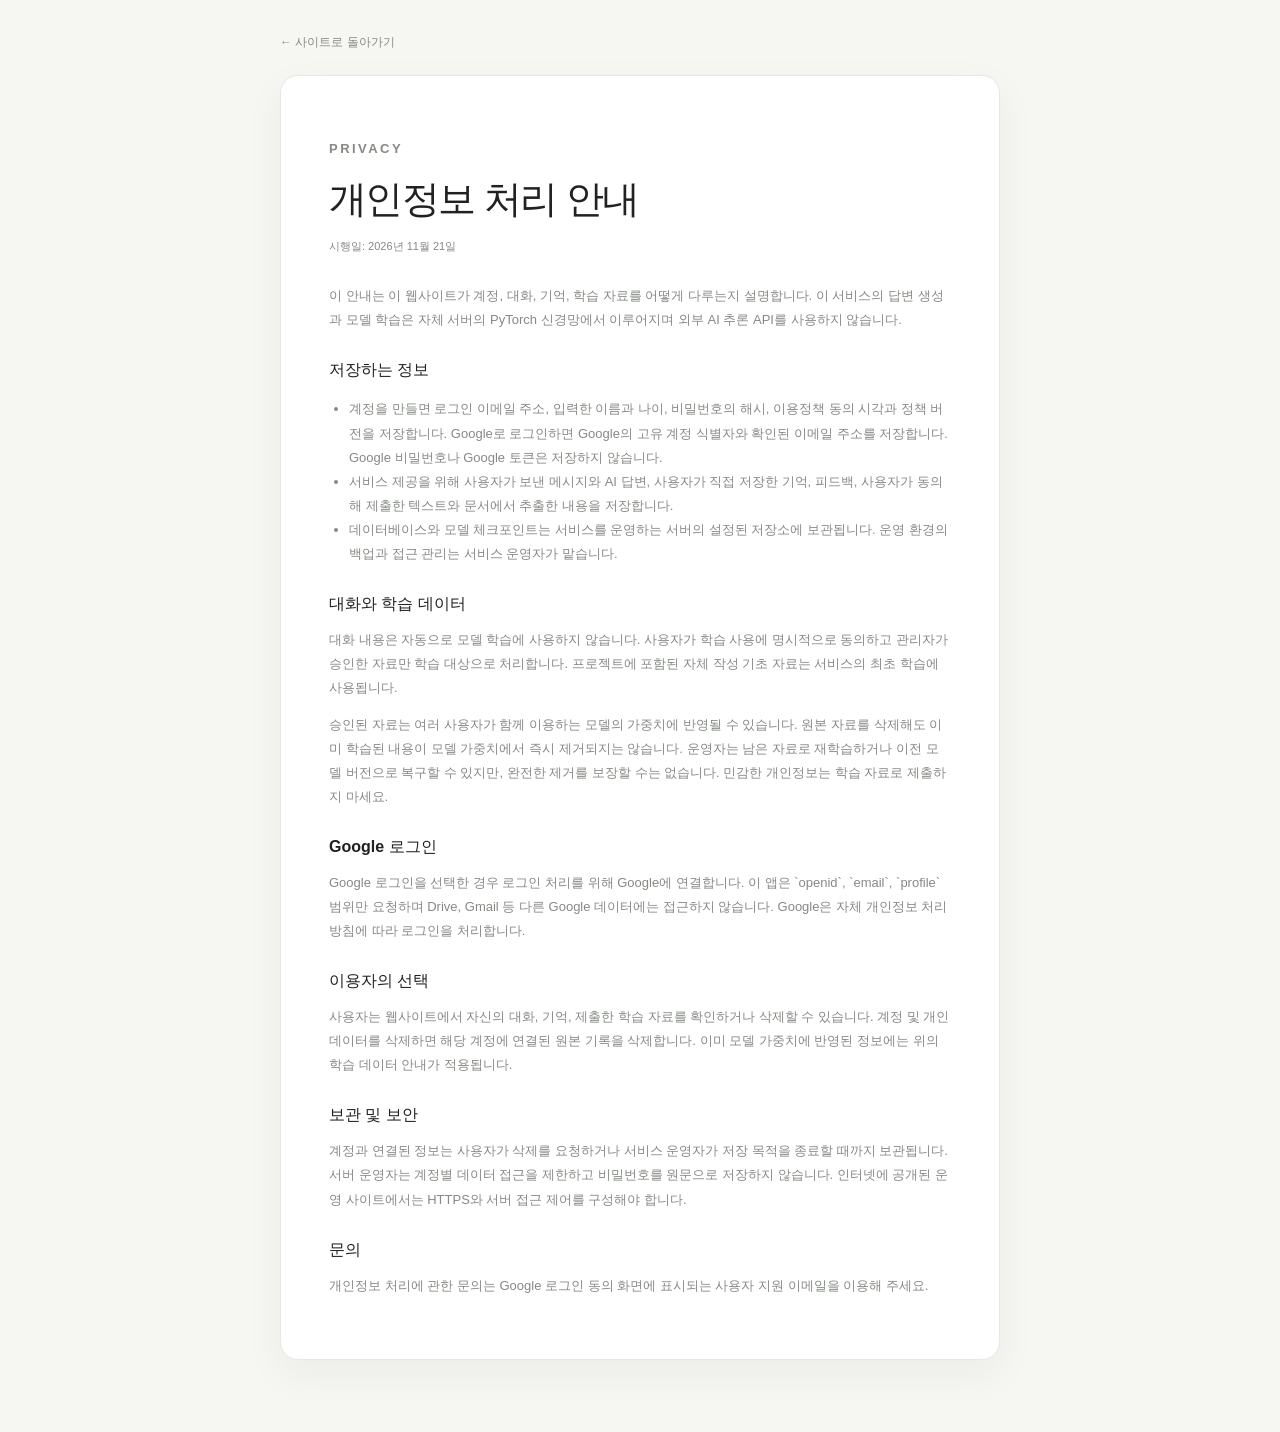
<file: privacy/index.html>
<!doctype html>
<html lang="ko">
<head>
  <meta charset="utf-8">
  <meta name="viewport" content="width=device-width, initial-scale=1">
  <meta name="theme-color" content="#101210">
  <title>개인정보 처리 안내 · ixaistudio</title>
  <link rel="stylesheet" href="/assets/styles.css?v=20261121">
  <style>
    body{min-height:100vh;background:var(--bg);color:var(--ink)}
    .policy-shell{max-width:760px;margin:0 auto;padding:32px 20px 72px}
    .policy-back{display:inline-flex;align-items:center;gap:8px;color:var(--muted);font-size:12px;text-decoration:none;margin-bottom:24px}
    .policy-back:hover{color:var(--ink)}
    .policy-card{padding:clamp(24px,5vw,48px);border:1px solid var(--line);border-radius:18px;background:var(--panel);box-shadow:var(--shadow)}
    .policy-card h1{font-size:clamp(26px,5vw,38px);letter-spacing:-.04em;margin:8px 0}
    .policy-card h2{font-size:16px;margin:28px 0 8px}
    .policy-card p,.policy-card li{font-size:13px;line-height:1.85;color:var(--muted)}
    .policy-card ul{padding-left:20px}
    .policy-date{font-size:11px!important;margin-bottom:28px}
    @media(max-width:600px){.policy-shell{padding:18px 12px 44px}.policy-card{border-radius:14px}}
  </style>
</head>
<body>
  <main class="policy-shell">
    <a class="policy-back" href="/">← 사이트로 돌아가기</a>
    <article class="policy-card">
      <p class="eyebrow">PRIVACY</p>
      <h1>개인정보 처리 안내</h1>
      <p class="policy-date">시행일: 2026년 11월 21일</p>

      <p>이 안내는 이 웹사이트가 계정, 대화, 기억, 학습 자료를 어떻게 다루는지 설명합니다. 이 서비스의 답변 생성과 모델 학습은 자체 서버의 PyTorch 신경망에서 이루어지며 외부 AI 추론 API를 사용하지 않습니다.</p>

      <h2>저장하는 정보</h2>
      <ul>
        <li>계정을 만들면 로그인 이메일 주소, 입력한 이름과 나이, 비밀번호의 해시, 이용정책 동의 시각과 정책 버전을 저장합니다. Google로 로그인하면 Google의 고유 계정 식별자와 확인된 이메일 주소를 저장합니다. Google 비밀번호나 Google 토큰은 저장하지 않습니다.</li>
        <li>서비스 제공을 위해 사용자가 보낸 메시지와 AI 답변, 사용자가 직접 저장한 기억, 피드백, 사용자가 동의해 제출한 텍스트와 문서에서 추출한 내용을 저장합니다.</li>
        <li>데이터베이스와 모델 체크포인트는 서비스를 운영하는 서버의 설정된 저장소에 보관됩니다. 운영 환경의 백업과 접근 관리는 서비스 운영자가 맡습니다.</li>
      </ul>

      <h2>대화와 학습 데이터</h2>
      <p>대화 내용은 자동으로 모델 학습에 사용하지 않습니다. 사용자가 학습 사용에 명시적으로 동의하고 관리자가 승인한 자료만 학습 대상으로 처리합니다. 프로젝트에 포함된 자체 작성 기초 자료는 서비스의 최초 학습에 사용됩니다.</p>
      <p>승인된 자료는 여러 사용자가 함께 이용하는 모델의 가중치에 반영될 수 있습니다. 원본 자료를 삭제해도 이미 학습된 내용이 모델 가중치에서 즉시 제거되지는 않습니다. 운영자는 남은 자료로 재학습하거나 이전 모델 버전으로 복구할 수 있지만, 완전한 제거를 보장할 수는 없습니다. 민감한 개인정보는 학습 자료로 제출하지 마세요.</p>

      <h2>Google 로그인</h2>
      <p>Google 로그인을 선택한 경우 로그인 처리를 위해 Google에 연결합니다. 이 앱은 `openid`, `email`, `profile` 범위만 요청하며 Drive, Gmail 등 다른 Google 데이터에는 접근하지 않습니다. Google은 자체 개인정보 처리방침에 따라 로그인을 처리합니다.</p>

      <h2>이용자의 선택</h2>
      <p>사용자는 웹사이트에서 자신의 대화, 기억, 제출한 학습 자료를 확인하거나 삭제할 수 있습니다. 계정 및 개인 데이터를 삭제하면 해당 계정에 연결된 원본 기록을 삭제합니다. 이미 모델 가중치에 반영된 정보에는 위의 학습 데이터 안내가 적용됩니다.</p>

      <h2>보관 및 보안</h2>
      <p>계정과 연결된 정보는 사용자가 삭제를 요청하거나 서비스 운영자가 저장 목적을 종료할 때까지 보관됩니다. 서버 운영자는 계정별 데이터 접근을 제한하고 비밀번호를 원문으로 저장하지 않습니다. 인터넷에 공개된 운영 사이트에서는 HTTPS와 서버 접근 제어를 구성해야 합니다.</p>

      <h2>문의</h2>
      <p>개인정보 처리에 관한 문의는 Google 로그인 동의 화면에 표시되는 사용자 지원 이메일을 이용해 주세요.</p>
    </article>
  </main>
</body>
</html>
</file>
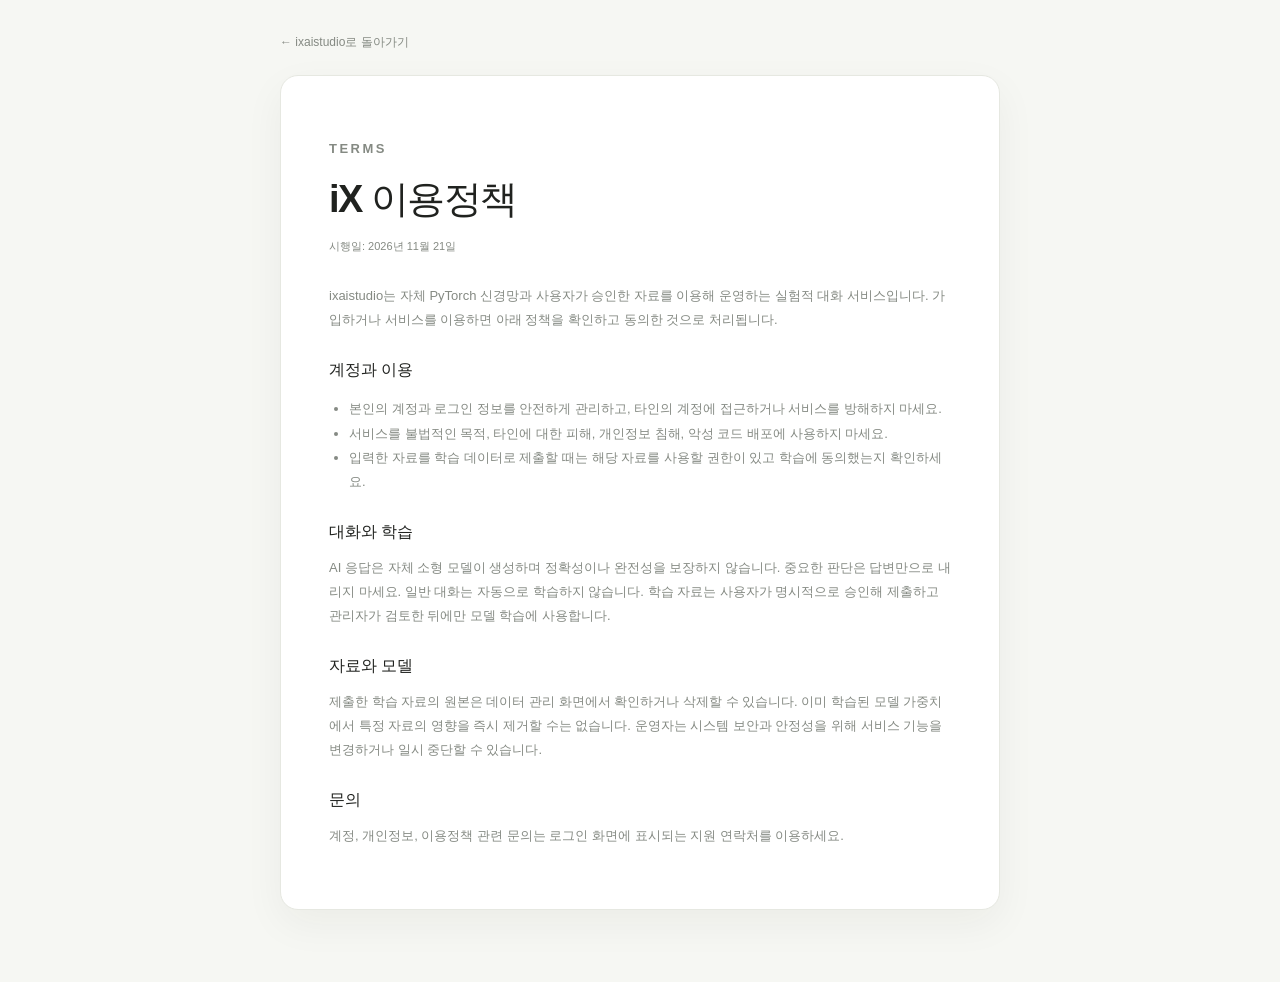
<file: terms/index.html>
<!doctype html>
<html lang="ko">
<head>
  <meta charset="utf-8">
  <meta name="viewport" content="width=device-width, initial-scale=1">
  <meta name="application-name" content="ixaistudio">
  <title>이용정책 · ixaistudio</title>
  <link rel="stylesheet" href="/assets/styles.css?v=20261121">
  <style>
    body{min-height:100vh}.policy-shell{max-width:760px;margin:0 auto;padding:32px 20px 72px}.policy-back{display:inline-flex;align-items:center;gap:8px;color:var(--muted);font-size:12px;text-decoration:none;margin-bottom:24px}.policy-card{padding:clamp(24px,5vw,48px);border:1px solid var(--line);border-radius:18px;background:var(--panel);box-shadow:var(--shadow)}.policy-card h1{font-size:clamp(26px,5vw,38px);letter-spacing:-.04em;margin:8px 0}.policy-card h2{font-size:16px;margin:28px 0 8px}.policy-card p,.policy-card li{font-size:13px;line-height:1.85;color:var(--muted)}.policy-card ul{padding-left:20px}.policy-date{font-size:11px!important;margin-bottom:28px}@media(max-width:600px){.policy-shell{padding:18px 12px 44px}.policy-card{border-radius:14px}}
  </style>
</head>
<body>
  <main class="policy-shell">
    <a class="policy-back" href="/">← ixaistudio로 돌아가기</a>
    <article class="policy-card">
      <p class="eyebrow">TERMS</p>
      <h1>iX 이용정책</h1>
      <p class="policy-date">시행일: 2026년 11월 21일</p>
      <p>ixaistudio는 자체 PyTorch 신경망과 사용자가 승인한 자료를 이용해 운영하는 실험적 대화 서비스입니다. 가입하거나 서비스를 이용하면 아래 정책을 확인하고 동의한 것으로 처리됩니다.</p>
      <h2>계정과 이용</h2>
      <ul>
        <li>본인의 계정과 로그인 정보를 안전하게 관리하고, 타인의 계정에 접근하거나 서비스를 방해하지 마세요.</li>
        <li>서비스를 불법적인 목적, 타인에 대한 피해, 개인정보 침해, 악성 코드 배포에 사용하지 마세요.</li>
        <li>입력한 자료를 학습 데이터로 제출할 때는 해당 자료를 사용할 권한이 있고 학습에 동의했는지 확인하세요.</li>
      </ul>
      <h2>대화와 학습</h2>
      <p>AI 응답은 자체 소형 모델이 생성하며 정확성이나 완전성을 보장하지 않습니다. 중요한 판단은 답변만으로 내리지 마세요. 일반 대화는 자동으로 학습하지 않습니다. 학습 자료는 사용자가 명시적으로 승인해 제출하고 관리자가 검토한 뒤에만 모델 학습에 사용합니다.</p>
      <h2>자료와 모델</h2>
      <p>제출한 학습 자료의 원본은 데이터 관리 화면에서 확인하거나 삭제할 수 있습니다. 이미 학습된 모델 가중치에서 특정 자료의 영향을 즉시 제거할 수는 없습니다. 운영자는 시스템 보안과 안정성을 위해 서비스 기능을 변경하거나 일시 중단할 수 있습니다.</p>
      <h2>문의</h2>
      <p>계정, 개인정보, 이용정책 관련 문의는 로그인 화면에 표시되는 지원 연락처를 이용하세요.</p>
    </article>
  </main>
</body>
</html>
</file>
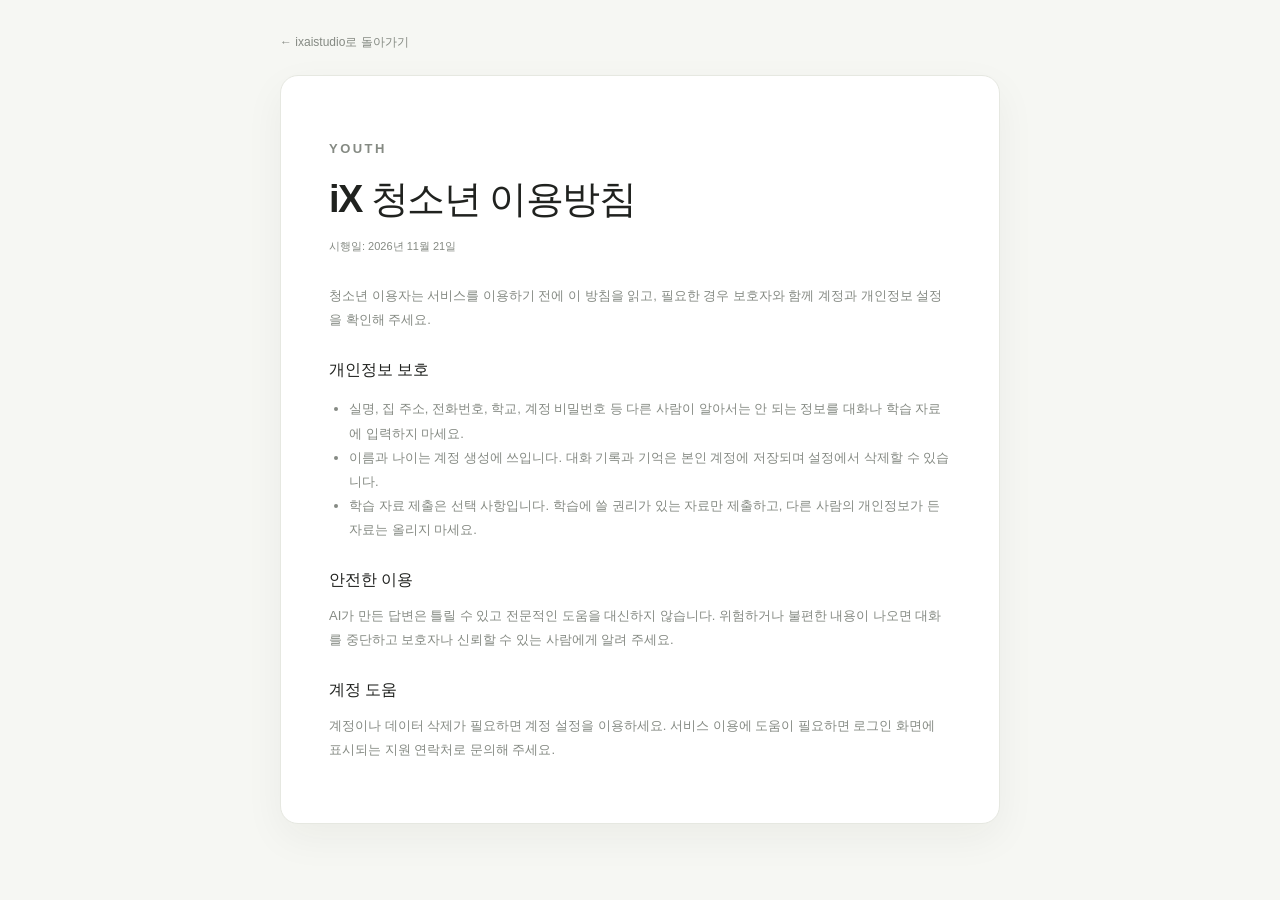
<file: youth/index.html>
<!doctype html>
<html lang="ko">
<head>
  <meta charset="utf-8">
  <meta name="viewport" content="width=device-width, initial-scale=1">
  <meta name="application-name" content="ixaistudio">
  <title>청소년 이용방침 · ixaistudio</title>
  <link rel="stylesheet" href="/assets/styles.css?v=20261121">
  <style>
    body{min-height:100vh}.policy-shell{max-width:760px;margin:0 auto;padding:32px 20px 72px}.policy-back{display:inline-flex;align-items:center;gap:8px;color:var(--muted);font-size:12px;text-decoration:none;margin-bottom:24px}.policy-card{padding:clamp(24px,5vw,48px);border:1px solid var(--line);border-radius:18px;background:var(--panel);box-shadow:var(--shadow)}.policy-card h1{font-size:clamp(26px,5vw,38px);letter-spacing:-.04em;margin:8px 0}.policy-card h2{font-size:16px;margin:28px 0 8px}.policy-card p,.policy-card li{font-size:13px;line-height:1.85;color:var(--muted)}.policy-card ul{padding-left:20px}.policy-date{font-size:11px!important;margin-bottom:28px}@media(max-width:600px){.policy-shell{padding:18px 12px 44px}.policy-card{border-radius:14px}}
  </style>
</head>
<body>
  <main class="policy-shell">
    <a class="policy-back" href="/">← ixaistudio로 돌아가기</a>
    <article class="policy-card">
      <p class="eyebrow">YOUTH</p>
      <h1>iX 청소년 이용방침</h1>
      <p class="policy-date">시행일: 2026년 11월 21일</p>
      <p>청소년 이용자는 서비스를 이용하기 전에 이 방침을 읽고, 필요한 경우 보호자와 함께 계정과 개인정보 설정을 확인해 주세요.</p>
      <h2>개인정보 보호</h2>
      <ul>
        <li>실명, 집 주소, 전화번호, 학교, 계정 비밀번호 등 다른 사람이 알아서는 안 되는 정보를 대화나 학습 자료에 입력하지 마세요.</li>
        <li>이름과 나이는 계정 생성에 쓰입니다. 대화 기록과 기억은 본인 계정에 저장되며 설정에서 삭제할 수 있습니다.</li>
        <li>학습 자료 제출은 선택 사항입니다. 학습에 쓸 권리가 있는 자료만 제출하고, 다른 사람의 개인정보가 든 자료는 올리지 마세요.</li>
      </ul>
      <h2>안전한 이용</h2>
      <p>AI가 만든 답변은 틀릴 수 있고 전문적인 도움을 대신하지 않습니다. 위험하거나 불편한 내용이 나오면 대화를 중단하고 보호자나 신뢰할 수 있는 사람에게 알려 주세요.</p>
      <h2>계정 도움</h2>
      <p>계정이나 데이터 삭제가 필요하면 계정 설정을 이용하세요. 서비스 이용에 도움이 필요하면 로그인 화면에 표시되는 지원 연락처로 문의해 주세요.</p>
    </article>
  </main>
</body>
</html>
</file>
<file: assets/styles.css>
:root{font-family:"DM Sans","Noto Sans KR",sans-serif;color:#20221f;background:#f6f7f3;font-synthesis:none;--bg:#f6f7f3;--panel:#fff;--sidebar:#f0f1ec;--ink:#20221f;--muted:#858a83;--line:#e6e8e1;--accent:#b7ee63;--accent-dark:#27351a;--soft:#eaf5d9;--orange:#d78a55;--shadow:0 14px 40px #2225110d;--radius:18px}*{box-sizing:border-box}body{margin:0;min-width:320px;min-height:100vh;background:var(--bg);color:var(--ink)}body.dark{--bg:#141612;--panel:#1d201b;--sidebar:#191b17;--ink:#f0f2ec;--muted:#969b91;--line:#30342d;--accent:#b7ee63;--accent-dark:#223017;--soft:#293421;--shadow:0 14px 45px #0005}button,input,textarea{font:inherit}button{color:inherit;cursor:pointer}button:disabled{opacity:.5;cursor:not-allowed}.hidden{display:none!important}.muted{color:var(--muted)}.eyebrow{font-size:10px;letter-spacing:.19em;font-weight:700;color:#8c9a7d}.app-shell{display:flex;height:100dvh;min-height:620px;overflow:hidden}.sidebar{width:258px;background:var(--sidebar);border-right:1px solid var(--line);display:flex;flex-direction:column;padding:22px 14px 14px;flex-shrink:0;z-index:10}.brand-row{display:flex;align-items:center;gap:10px;padding:0 8px 24px}.brand-label{font-size:12px;font-weight:700;letter-spacing:.18em}.mark{width:42px;height:42px;border:1px solid #dce6ce;border-radius:14px;display:grid;place-items:center;background:linear-gradient(145deg,#fafff1,#e6f1d8);color:#63764b;box-shadow:inset 0 1px 0 white}.mark.small{width:31px;height:31px;border-radius:10px}.mark-glyph{font-size:18px}.small .mark-glyph{font-size:14px}.new-chat{height:42px;border:1px solid var(--line);border-radius:11px;background:var(--panel);display:flex;align-items:center;gap:9px;padding:0 11px;font-size:12px;font-weight:600;box-shadow:0 2px 5px #191b1607}.new-chat .plus{font-size:17px;font-weight:400}.new-chat kbd{margin-left:auto;color:var(--muted);font-size:9px;border:1px solid var(--line);border-radius:4px;padding:2px 4px}.nav-group{margin-top:27px;display:grid;gap:4px}.nav-caption{font-size:9px;letter-spacing:.14em;font-weight:700;color:#9a9e96;padding:0 10px}.nav-item{height:38px;border:0;border-radius:9px;background:transparent;display:flex;align-items:center;gap:11px;text-align:left;padding:0 11px;font-size:12px;color:#73786f}.dark .nav-item{color:#a9aea3}.nav-item>span:first-child{font-size:16px;width:16px;text-align:center;color:#8c9482}.nav-item.active{background:var(--panel);color:var(--ink);font-weight:600;box-shadow:0 2px 6px #272d1b08}.nav-item.active>span:first-child{color:#799b45}.nav-shortcut{margin-left:auto;font-size:9px;color:#aeb1aa}.count-badge{font-size:9px;background:#e5f4d0;color:#536c35;padding:2px 6px;border-radius:10px;margin-left:auto}.conversation-head{display:flex;align-items:center;justify-content:space-between;margin:26px 4px 8px}.icon-button{width:32px;height:32px;border:0;border-radius:9px;background:transparent;display:inline-grid;place-items:center;color:var(--muted);font-size:15px}.icon-button:hover{background:var(--line);color:var(--ink)}.conversation-head .icon-button{width:25px;height:25px}.conversation-list{overflow-y:auto;display:grid;align-content:start;gap:2px;min-height:0}.conversation-item{position:relative;display:flex;align-items:center;gap:7px;padding:9px 9px;border:0;border-radius:8px;background:transparent;text-align:left;color:#73786f;font-size:11px;white-space:nowrap;overflow:hidden;text-overflow:ellipsis}.dark .conversation-item{color:#a9aea3}.conversation-item.active,.conversation-item:hover{background:#e7e9e2;color:var(--ink)}.dark .conversation-item.active,.dark .conversation-item:hover{background:#282b24}.conversation-item span:first-child{font-size:11px;color:#a0a69a}.conversation-item .delete-chat{display:none;margin-left:auto;background:none;border:0;color:#999;font-size:15px}.conversation-item:hover .delete-chat{display:block}.sidebar-bottom{margin-top:auto}.model-mini{display:flex;align-items:center;gap:9px;border:1px solid var(--line);background:var(--panel);border-radius:12px;padding:10px;margin-bottom:11px}.model-mini>div{display:grid;gap:3px}.model-mini b{font-size:10px;font-weight:600}.model-mini small{font-size:9px;color:var(--muted)}.pulse-dot{width:7px;height:7px;border-radius:50%;background:#91c752;box-shadow:0 0 0 3px #91c75220}.local-pill{margin-left:auto;font-size:8px;letter-spacing:.1em;color:#719246;border:1px solid #d9e8c5;border-radius:4px;padding:3px 4px}.profile-button{width:100%;display:flex;align-items:center;gap:9px;text-align:left;padding:7px 4px;border:0;background:transparent}.avatar{width:30px;height:30px;border-radius:50%;display:grid;place-items:center;background:#dce8cf;color:#617448;font-size:11px;font-weight:700}.profile-text{display:grid;gap:2px;min-width:0}.profile-text b{font-size:10px;font-weight:600;overflow:hidden;text-overflow:ellipsis;max-width:155px}.profile-text small{font-size:9px;color:var(--muted)}.chevron{margin-left:auto;color:var(--muted);letter-spacing:2px}.main-area{flex:1;min-width:0;display:flex;flex-direction:column;position:relative}.topbar{height:62px;border-bottom:1px solid var(--line);display:flex;align-items:center;justify-content:space-between;padding:0 30px;background:color-mix(in srgb,var(--bg) 92%,transparent);flex-shrink:0}.breadcrumb{display:flex;align-items:center;gap:10px;font-size:11px;font-weight:600}.slash{color:#c1c3bc;font-weight:400}.breadcrumb span:last-child{color:var(--muted);font-weight:400}.top-actions{display:flex;align-items:center;gap:10px}.secure-label{font-size:10px;color:var(--muted);display:flex;align-items:center;gap:5px}.secure-label span{color:#7f9d57;font-size:14px}.theme-button{font-size:17px}.view{flex:1;min-height:0}.chat-view{display:flex;flex-direction:column;position:relative;overflow:auto}.chat-empty{width:min(670px,calc(100% - 36px));margin:auto auto 0;text-align:center;padding:30px 0 14px}.welcome-orbit{width:74px;height:74px;position:relative;margin:0 auto 23px;display:grid;place-items:center}.orbit-core{width:42px;height:42px;border-radius:50%;display:grid;place-items:center;background:linear-gradient(145deg,#edfad9,#d4ecb1);color:#789752;font-size:24px;box-shadow:0 4px 18px #99b96933;z-index:2}.welcome-orbit i{position:absolute;inset:2px;border:1px solid #dbe7cd;border-radius:50%;transform:rotate(35deg) scaleX(.55)}.welcome-orbit i:nth-of-type(2){transform:rotate(95deg) scaleX(.55)}.welcome-orbit i:nth-of-type(3){transform:rotate(155deg) scaleX(.55)}.chat-empty h1{font-size:34px;line-height:1.23;letter-spacing:-.05em;margin:9px 0 10px;font-weight:600}.chat-empty h1 em{font-style:normal;color:#80966a}.welcome-note{font-size:11px;margin:0}.suggestion-grid{display:grid;grid-template-columns:1fr 1fr;gap:9px;margin-top:29px;text-align:left}.suggestion{position:relative;min-height:72px;padding:12px 13px;border:1px solid var(--line);border-radius:12px;background:var(--panel);display:grid;gap:3px;box-shadow:0 3px 12px #11110604}.suggestion:hover{border-color:#c8d8b2;transform:translateY(-1px)}.suggestion>span{position:absolute;right:11px;top:10px;color:#93a77a;font-size:15px}.suggestion b{font-size:10px;font-weight:600}.suggestion small{font-size:9px;color:var(--muted)}.notice-inline{display:flex;align-items:center;text-align:left;gap:9px;margin-top:14px;border:1px solid #e8dec6;background:#fbf7eb;border-radius:9px;padding:10px 12px;color:#766847;font-size:9px}.dark .notice-inline{background:#2d281c;border-color:#4a402b;color:#c4b58d}.notice-inline button{white-space:nowrap;border:0;background:transparent;font-size:9px;color:#789344;font-weight:600}.composer-wrap{width:min(700px,calc(100% - 34px));margin:18px auto 17px;flex-shrink:0}.composer{border:1px solid #dfe2d9;border-radius:15px;background:var(--panel);padding:11px 12px 9px;box-shadow:0 9px 30px #24271b0a}.composer:focus-within{border-color:#b7c99b;box-shadow:0 0 0 3px #a8ca7630,0 9px 30px #24271b0a}.composer textarea{width:100%;resize:none;outline:0;border:0;background:transparent;color:var(--ink);padding:2px 4px 8px;min-height:35px;max-height:140px;font-size:12px;line-height:1.6}.composer textarea::placeholder{color:#a2a69e}.composer-bottom{display:flex;align-items:center;justify-content:space-between}.composer-hints{display:flex;align-items:center;gap:5px;color:#a0a49b;font-size:9px}.tiny-lock{font-size:13px;color:#84946f}.hint-dot{padding:0 2px}.composer-controls{display:flex;align-items:center;gap:11px;color:#a8aca4;font-size:9px}.send-button{width:30px;height:30px;border:0;border-radius:9px;background:#b9eb72;color:#31421f;font-size:20px;line-height:1}.send-button:hover{background:#a9dc61}.footnote{text-align:center;font-size:9px;color:#a2a69e;margin:8px 0 0}.message-list{width:min(720px,calc(100% - 34px));margin:30px auto 8px;overflow:visible;flex:1;display:flex;flex-direction:column;gap:21px;padding-bottom:16px}.message{display:flex;gap:11px;align-items:flex-start;animation:rise .22s ease}.message.user{flex-direction:row-reverse}.message-avatar{width:27px;height:27px;flex:none;display:grid;place-items:center;border-radius:9px;background:#e7f0da;color:#71874f;font-size:12px}.message.user .message-avatar{background:#e9e9e3;color:#73786c}.message-body{max-width:calc(100% - 40px);min-width:40px}.message.user .message-body{text-align:right}.message-label{font-size:9px;color:var(--muted);margin:1px 0 6px}.message-text{display:inline-block;text-align:left;white-space:pre-wrap;overflow-wrap:anywhere;font-size:12px;line-height:1.75}.message.user .message-text{background:#edeee8;border-radius:13px 3px 13px 13px;padding:10px 13px}.dark .message.user .message-text{background:#292c25}.message-tools{display:flex;align-items:center;gap:8px;margin-top:8px;color:var(--muted);font-size:9px}.message-tools button{border:0;background:transparent;padding:2px;color:var(--muted);font-size:13px}.message-tools button:hover,.message-tools button.selected{color:#799e49}.message-tools label{display:flex;align-items:center;gap:3px;margin-left:3px;font-size:9px}.message-tools input{accent-color:#90b953}.typing{display:inline-flex;gap:4px;padding:10px 12px;background:var(--panel);border:1px solid var(--line);border-radius:12px}.typing i{width:4px;height:4px;background:#a7b991;border-radius:50%;animation:bounce .8s infinite alternate}.typing i:nth-child(2){animation-delay:.2s}.typing i:nth-child(3){animation-delay:.4s}.content-view{overflow:auto;padding:32px clamp(18px,5vw,66px) 50px}.page-head{display:flex;justify-content:space-between;align-items:flex-start;margin:5px auto 24px;max-width:1050px}.page-head h1{font-size:25px;letter-spacing:-.04em;margin:5px 0;font-weight:600}.page-head p{font-size:11px;color:var(--muted);margin:0}.page-head .eyebrow{margin:0}.page-actions{display:flex;gap:8px;align-items:center}.primary,.secondary,.danger-button{border:1px solid transparent;border-radius:9px;padding:9px 13px;font-size:10px;font-weight:600}.primary{background:#b8e970;color:#2a3c19}.primary:hover{background:#a9dc61}.secondary{background:var(--panel);border-color:var(--line);color:var(--ink)}.secondary:hover{border-color:#c6d8b0}.danger-button{background:#f8e8e4;color:#a65243;border-color:#f0d1ca}.full{width:100%}.metric-grid{display:grid;grid-template-columns:repeat(4,1fr);gap:11px;max-width:1050px;margin:0 auto 15px}.metric-card,.panel{border:1px solid var(--line);border-radius:13px;background:var(--panel);box-shadow:0 4px 14px #171a1005}.metric-card{padding:14px 15px;min-height:91px}.metric-label{font-size:9px;color:var(--muted);display:flex;justify-content:space-between}.metric-value{font-size:22px;letter-spacing:-.04em;font-weight:600;margin-top:12px}.metric-value small{font-size:9px;font-weight:400;color:var(--muted);letter-spacing:0}.metric-foot{font-size:9px;color:#8d9f78;margin-top:3px}.dashboard-grid{display:grid;grid-template-columns:1.5fr 1fr;gap:12px;max-width:1050px;margin:0 auto}.panel{padding:17px}.panel-head{display:flex;justify-content:space-between;align-items:center;margin-bottom:15px}.panel-head h2{font-size:11px;margin:0;font-weight:600}.panel-head span{font-size:9px;color:var(--muted)}.chart-wrap{height:188px;position:relative}.chart-wrap canvas{width:100%;height:100%}.chart-legend{display:flex;gap:13px;margin-top:9px;color:var(--muted);font-size:9px}.legend-dot{display:inline-block;width:6px;height:6px;border-radius:50%;margin-right:4px;background:#9cca61}.legend-dot.orange{background:#d49a6c}.version-list,.job-list,.data-list,.memory-list{display:grid;gap:7px}.version-row,.job-row,.data-row,.memory-row{display:flex;align-items:center;gap:10px;padding:10px;border:1px solid var(--line);border-radius:9px}.version-row strong,.job-row strong,.data-row strong{font-size:10px;font-weight:600}.version-row small,.job-row small,.data-row small,.memory-row small{display:block;color:var(--muted);font-size:9px;margin-top:3px}.version-row .row-tail,.job-row .row-tail,.data-row .row-tail{margin-left:auto;text-align:right}.status-pill{display:inline-block;padding:4px 7px;border-radius:5px;background:#eef0eb;color:#81877b;font-size:8px}.status-pill.approved,.status-pill.completed{background:#e9f5d9;color:#668340}.status-pill.pending,.status-pill.running,.status-pill.queued,.status-pill.paused{background:#fff3d8;color:#9b7942}.status-pill.rejected,.status-pill.failed,.status-pill.cancelled{background:#fae9e5;color:#a75c4d}.progress{height:4px;background:var(--line);border-radius:4px;overflow:hidden;margin-top:7px}.progress>i{height:100%;display:block;background:#a9d867;border-radius:4px}.empty-state{padding:22px 15px;text-align:center;color:var(--muted);font-size:10px;border:1px dashed var(--line);border-radius:10px}.data-layout{max-width:1050px;margin:0 auto;display:grid;grid-template-columns:1fr 1fr;gap:13px;align-items:start}.data-form{display:grid;gap:10px}.field-label{font-size:10px;font-weight:600;display:grid;gap:6px}.field-label small{color:var(--muted);font-size:9px;font-weight:400}.field-label input,.field-label textarea,.field-label select{width:100%;border:1px solid var(--line);border-radius:8px;padding:9px 10px;background:var(--bg);color:var(--ink);outline:0;font-size:10px}.field-label textarea{min-height:115px;resize:vertical;line-height:1.5}.field-label input:focus,.field-label textarea:focus{border-color:#a8c582}.consent-row{display:flex;gap:8px;align-items:flex-start;font-size:9px;color:var(--muted);line-height:1.5}.consent-row input{accent-color:#87b24e;margin:1px 0 0}.data-file{border:1px dashed #cfd6c3;border-radius:8px;padding:11px;background:var(--bg);font-size:9px;color:var(--muted)}.data-list{max-height:570px;overflow:auto}.data-row{align-items:flex-start}.data-row .row-main{min-width:0;flex:1}.data-row .row-tail{display:flex;flex-direction:column;gap:5px}.data-row .row-tail button{font-size:9px;padding:5px 7px}.memory-layout{max-width:900px;margin:0 auto;display:grid;grid-template-columns:.8fr 1.2fr;gap:13px;align-items:start}.memory-list{max-height:620px;overflow:auto}.memory-row{align-items:flex-start}.memory-row .memory-content{flex:1;font-size:10px;line-height:1.5;white-space:pre-wrap}.memory-row .memory-actions{display:flex;gap:2px}.memory-row .memory-actions button{border:0;background:transparent;color:var(--muted);font-size:12px}.memory-explainer{font-size:10px;line-height:1.7;color:var(--muted);margin:0}.version-active{font-size:8px;color:#63833f;margin-left:7px}.modal{width:min(480px,calc(100% - 30px));border:1px solid var(--line);border-radius:16px;background:var(--panel);color:var(--ink);padding:21px;box-shadow:0 24px 80px #0003}.modal::backdrop{background:#12160f77;backdrop-filter:blur(3px)}.modal h2{font-size:17px;margin:0 0 9px}.modal p{font-size:10px;line-height:1.7;color:var(--muted)}.modal-actions{display:flex;justify-content:flex-end;gap:8px;margin-top:19px}.toast-root{position:fixed;right:19px;bottom:18px;display:grid;gap:7px;z-index:30}.toast{padding:10px 14px;border-radius:9px;background:#252a20;color:#f7f8f5;box-shadow:var(--shadow);font-size:10px;animation:rise .2s ease}.toast.error{background:#8f4d42}.auth-screen{min-height:100dvh;display:grid;place-items:center;padding:20px;background:radial-gradient(ellipse at 50% 28%,#eef4e4,var(--bg) 60%)}.auth-card{width:min(365px,100%);padding:32px 31px;border:1px solid var(--line);border-radius:18px;background:var(--panel);box-shadow:var(--shadow)}.auth-card .mark{margin-bottom:21px}.auth-card h1{font-size:22px;margin:7px 0;letter-spacing:-.04em}.auth-copy{font-size:10px;line-height:1.6;margin:0 0 22px}.auth-card form{display:grid;gap:13px}.auth-card label{display:grid;gap:6px;font-size:10px;font-weight:600}.auth-card input{height:39px;border:1px solid var(--line);border-radius:8px;background:var(--bg);color:var(--ink);padding:0 10px;outline:0;font-size:11px}.auth-card input:focus{border-color:#aac888}.auth-card form .primary{margin-top:4px;height:39px}.text-button{border:0;background:transparent;color:#728c4e;font-size:10px}.auth-switch{display:block;margin:13px auto 0}.error-text{color:#b45042;font-size:10px;min-height:12px;text-align:center}.mobile-only{display:none}.mobile-scrim{display:none}.spinner{width:11px;height:11px;border:2px solid #c8d4b6;border-top-color:#799849;border-radius:50%;animation:spin .7s linear infinite}@keyframes rise{from{opacity:0;transform:translateY(5px)}to{opacity:1;transform:translateY(0)}}@keyframes bounce{to{transform:translateY(-4px);opacity:.5}}@keyframes spin{to{transform:rotate(360deg)}}
@media(max-width:900px){.sidebar{width:230px}.topbar{padding:0 18px}.content-view{padding:25px 20px}.metric-grid{grid-template-columns:repeat(2,1fr)}.dashboard-grid{grid-template-columns:1fr}.data-layout{grid-template-columns:1fr}.memory-layout{grid-template-columns:1fr}}
@media(max-width:650px){.app-shell{min-height:100dvh}.sidebar{position:fixed;top:0;bottom:0;left:0;width:min(290px,85vw);transform:translateX(-102%);transition:transform .22s ease;box-shadow:12px 0 30px #00000012}.sidebar.open{transform:translateX(0)}.mobile-scrim.open{display:block;position:fixed;inset:0;background:#12150f60;z-index:9}.mobile-only{display:inline-grid}.topbar{height:55px;padding:0 12px;gap:6px}.breadcrumb{font-size:10px;flex:1}.breadcrumb span:last-child{display:none}.top-actions{gap:2px}.secure-label{display:none}.chat-empty{padding-top:18px}.chat-empty h1{font-size:29px}.welcome-orbit{margin-bottom:14px}.suggestion-grid{gap:7px;margin-top:19px}.suggestion{min-height:68px;padding:10px}.suggestion b{font-size:9px}.suggestion small{font-size:8px}.notice-inline{align-items:flex-start;font-size:8px}.notice-inline button{font-size:8px}.composer-wrap{margin-bottom:11px}.composer-hints{font-size:8px}.composer-hints span:last-child,.hint-dot{display:none}.footnote{font-size:8px}.message-list{margin-top:17px}.message-text{font-size:11px}.content-view{padding:22px 13px 36px}.page-head{gap:10px}.page-head h1{font-size:21px}.page-head p{font-size:9px}.page-actions{flex-direction:column;align-items:flex-end}.metric-grid{gap:7px}.metric-card{padding:11px;min-height:79px}.metric-value{font-size:19px;margin-top:9px}.panel{padding:13px}.chart-wrap{height:155px}.version-row,.job-row,.data-row{padding:8px}.data-layout,.memory-layout{gap:9px}.auth-card{padding:25px 22px}}
</file>
